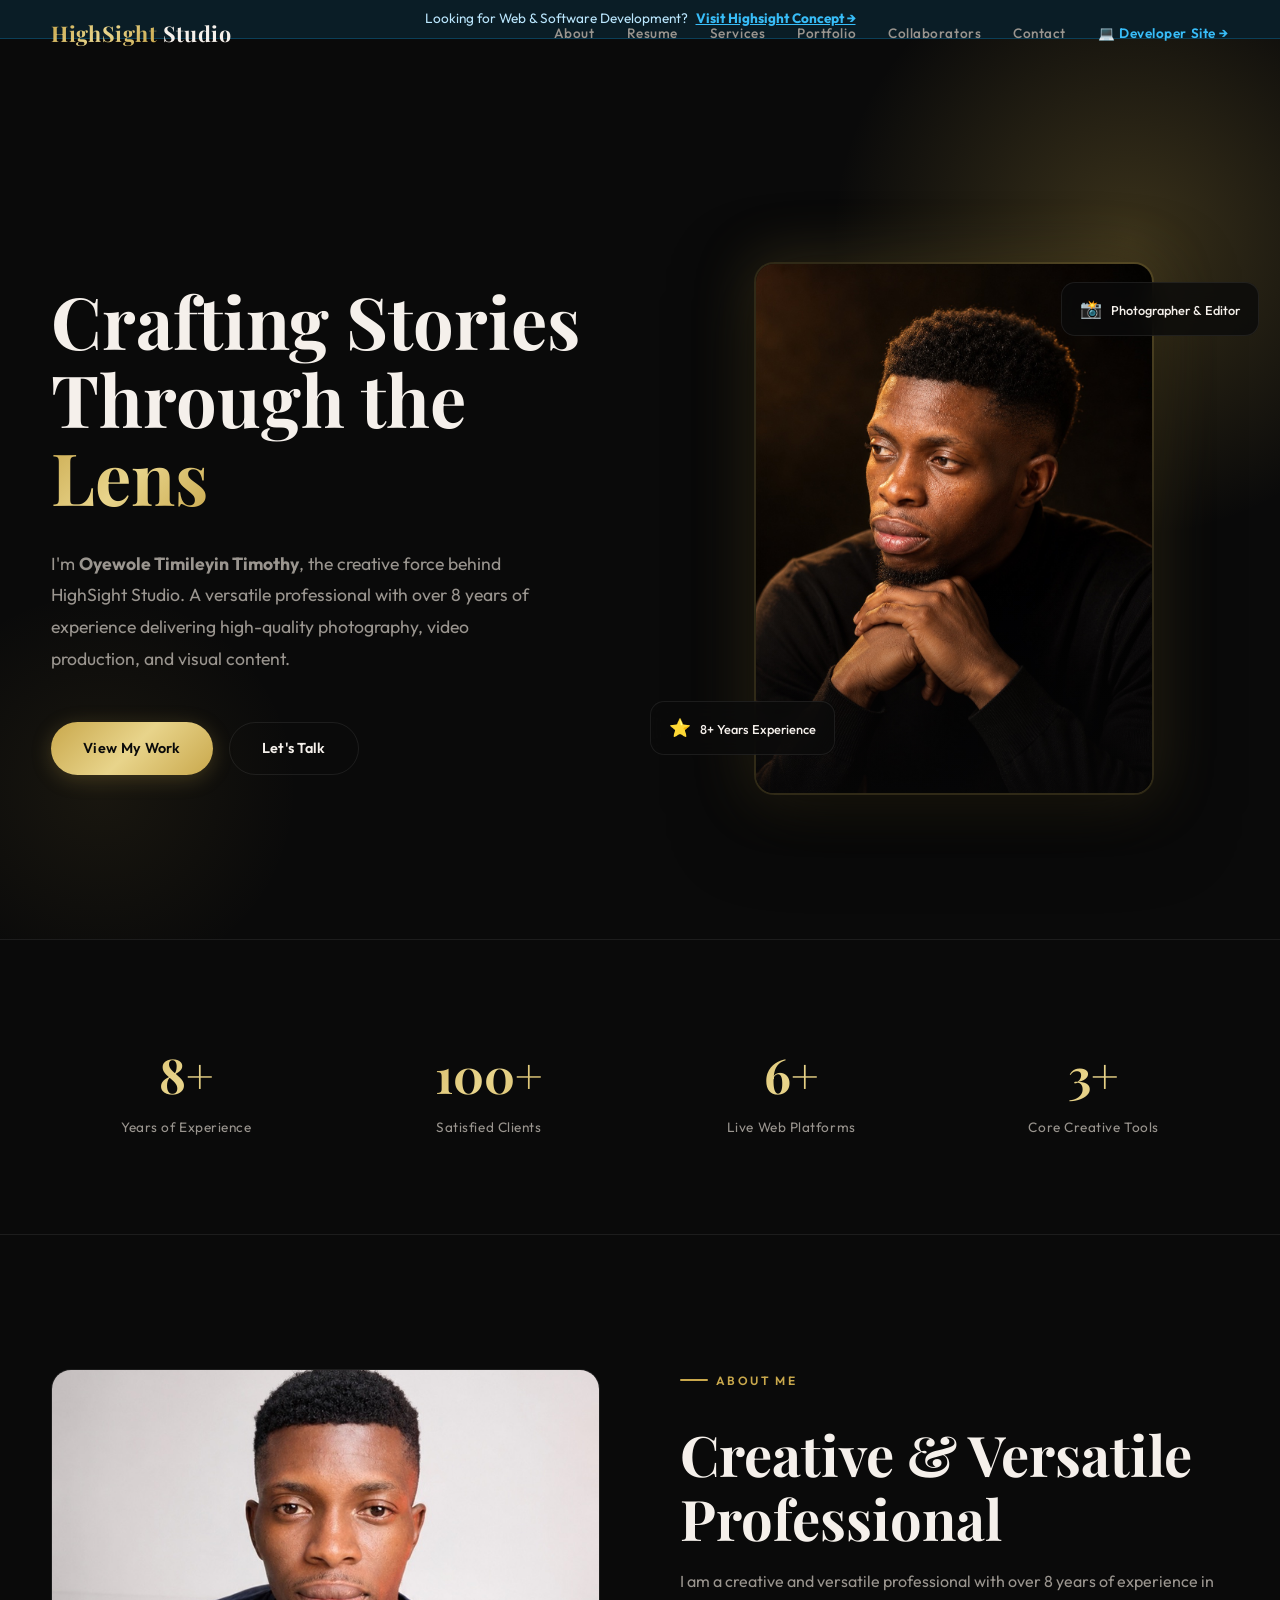
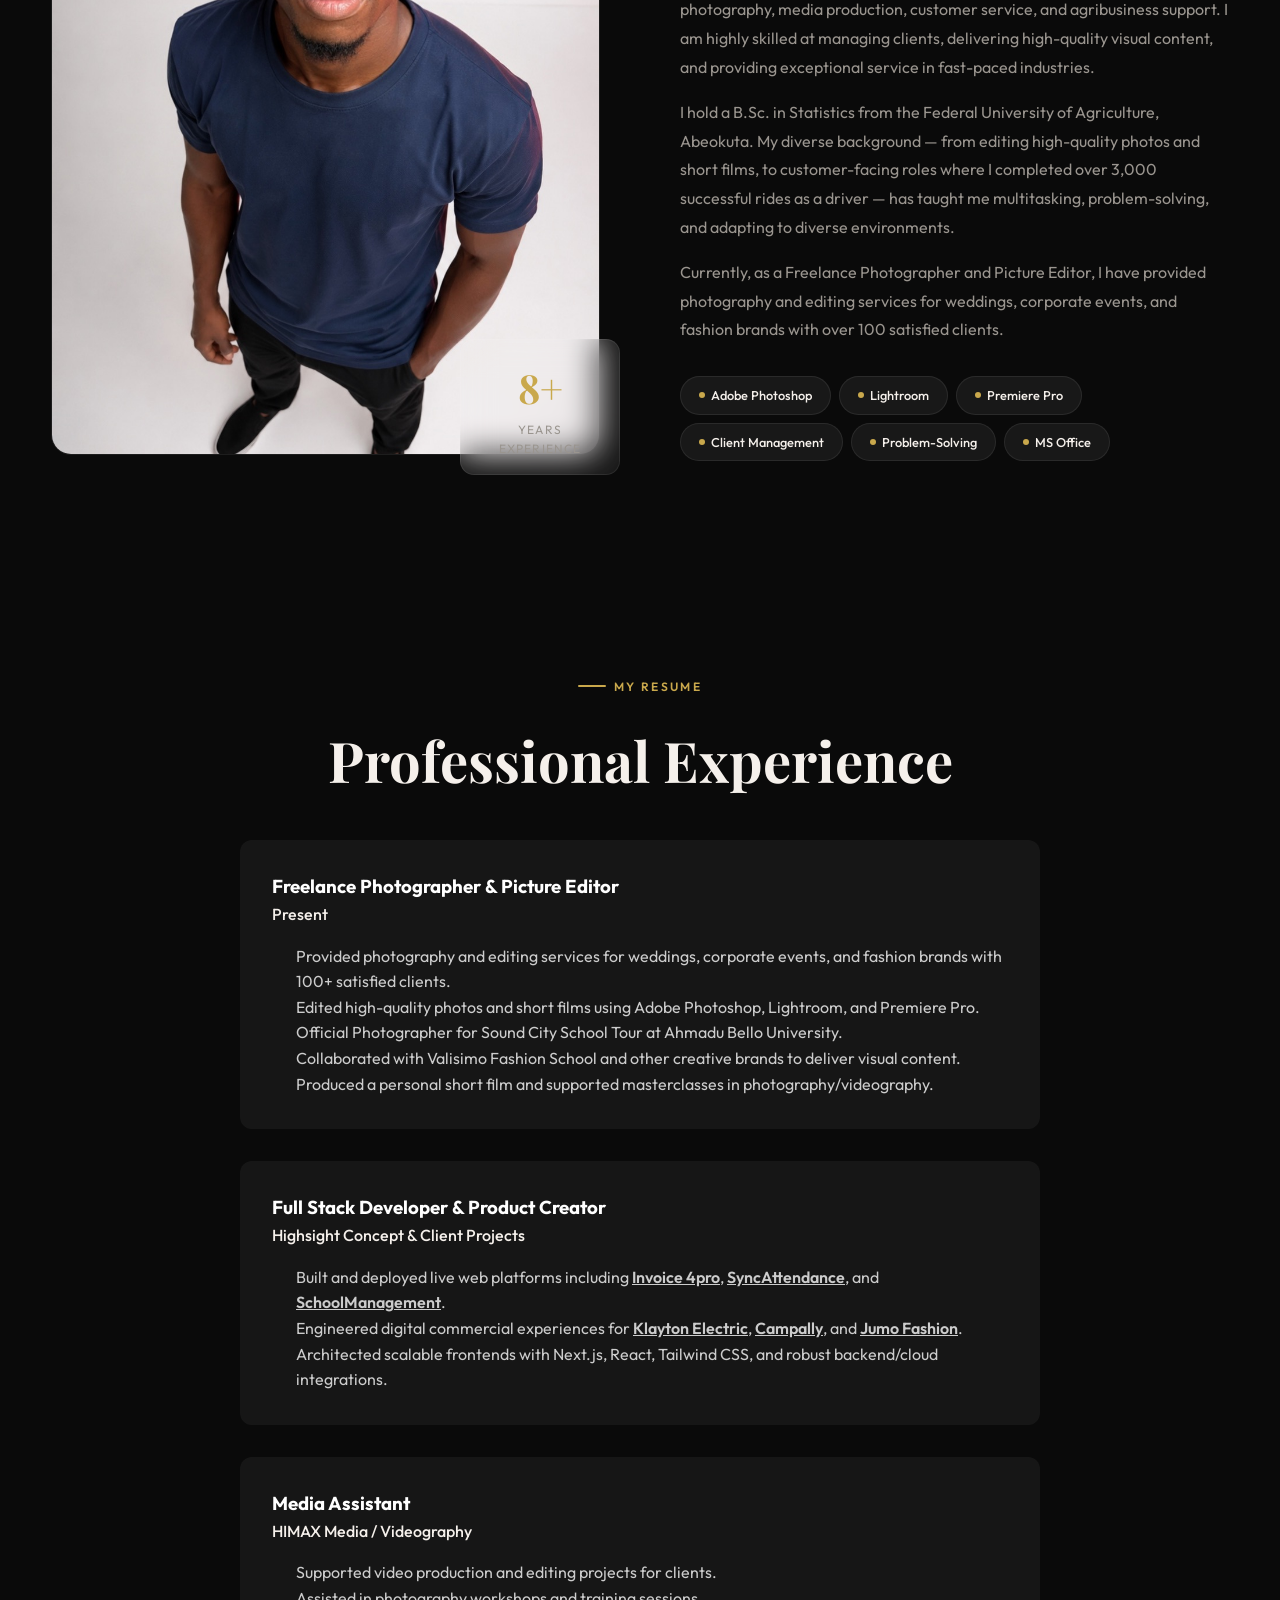
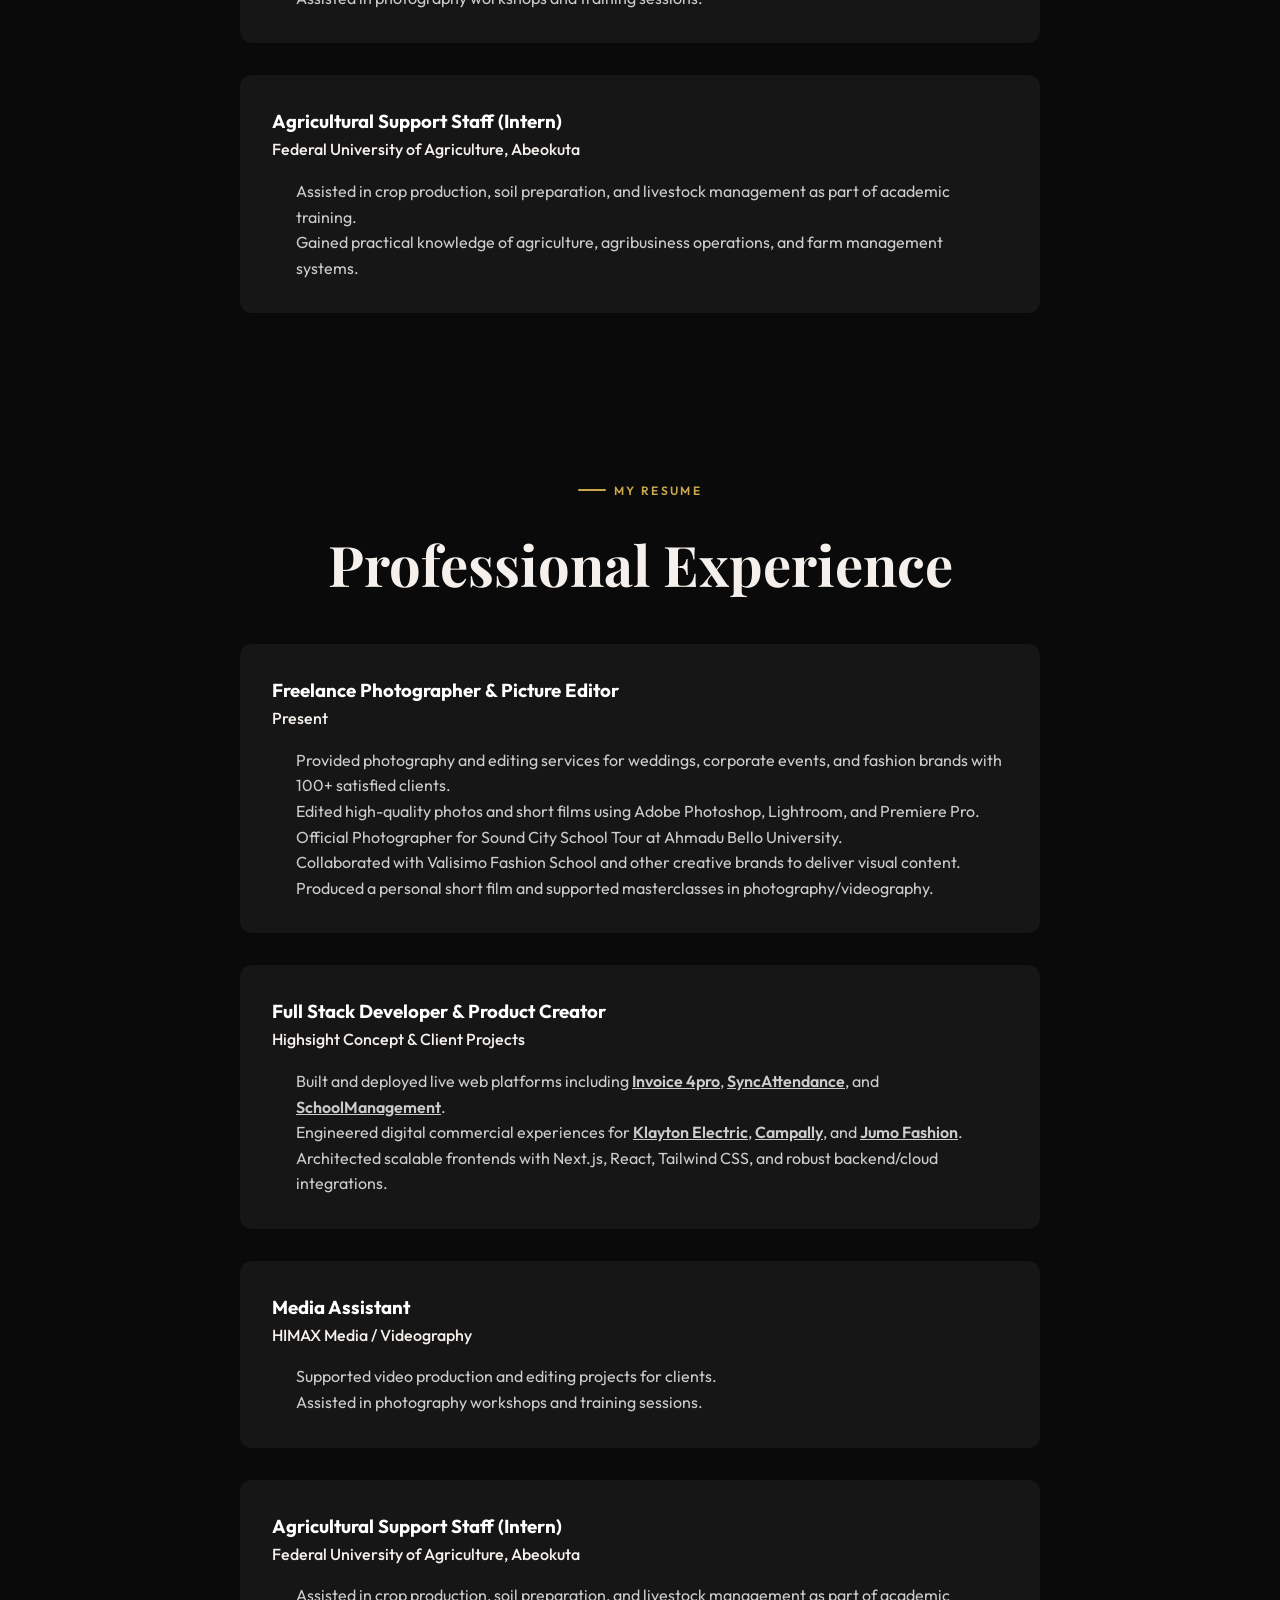
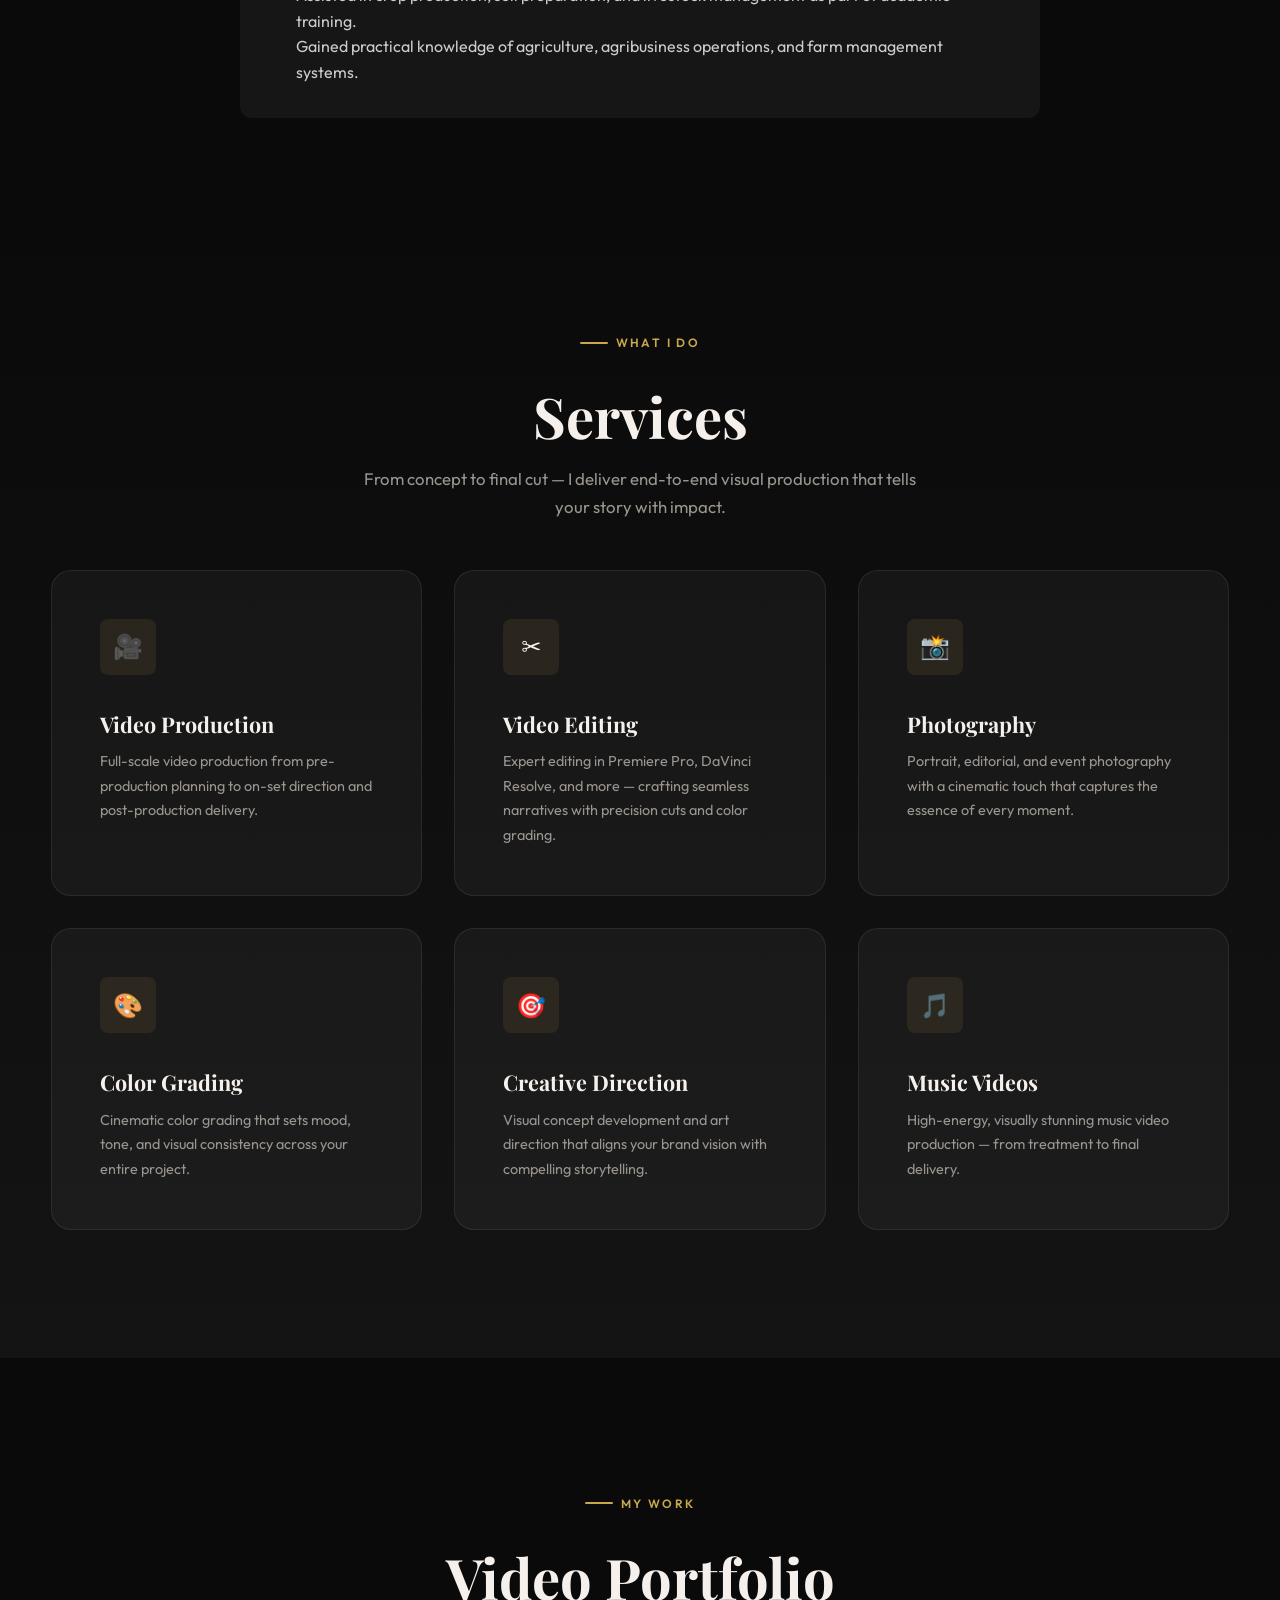
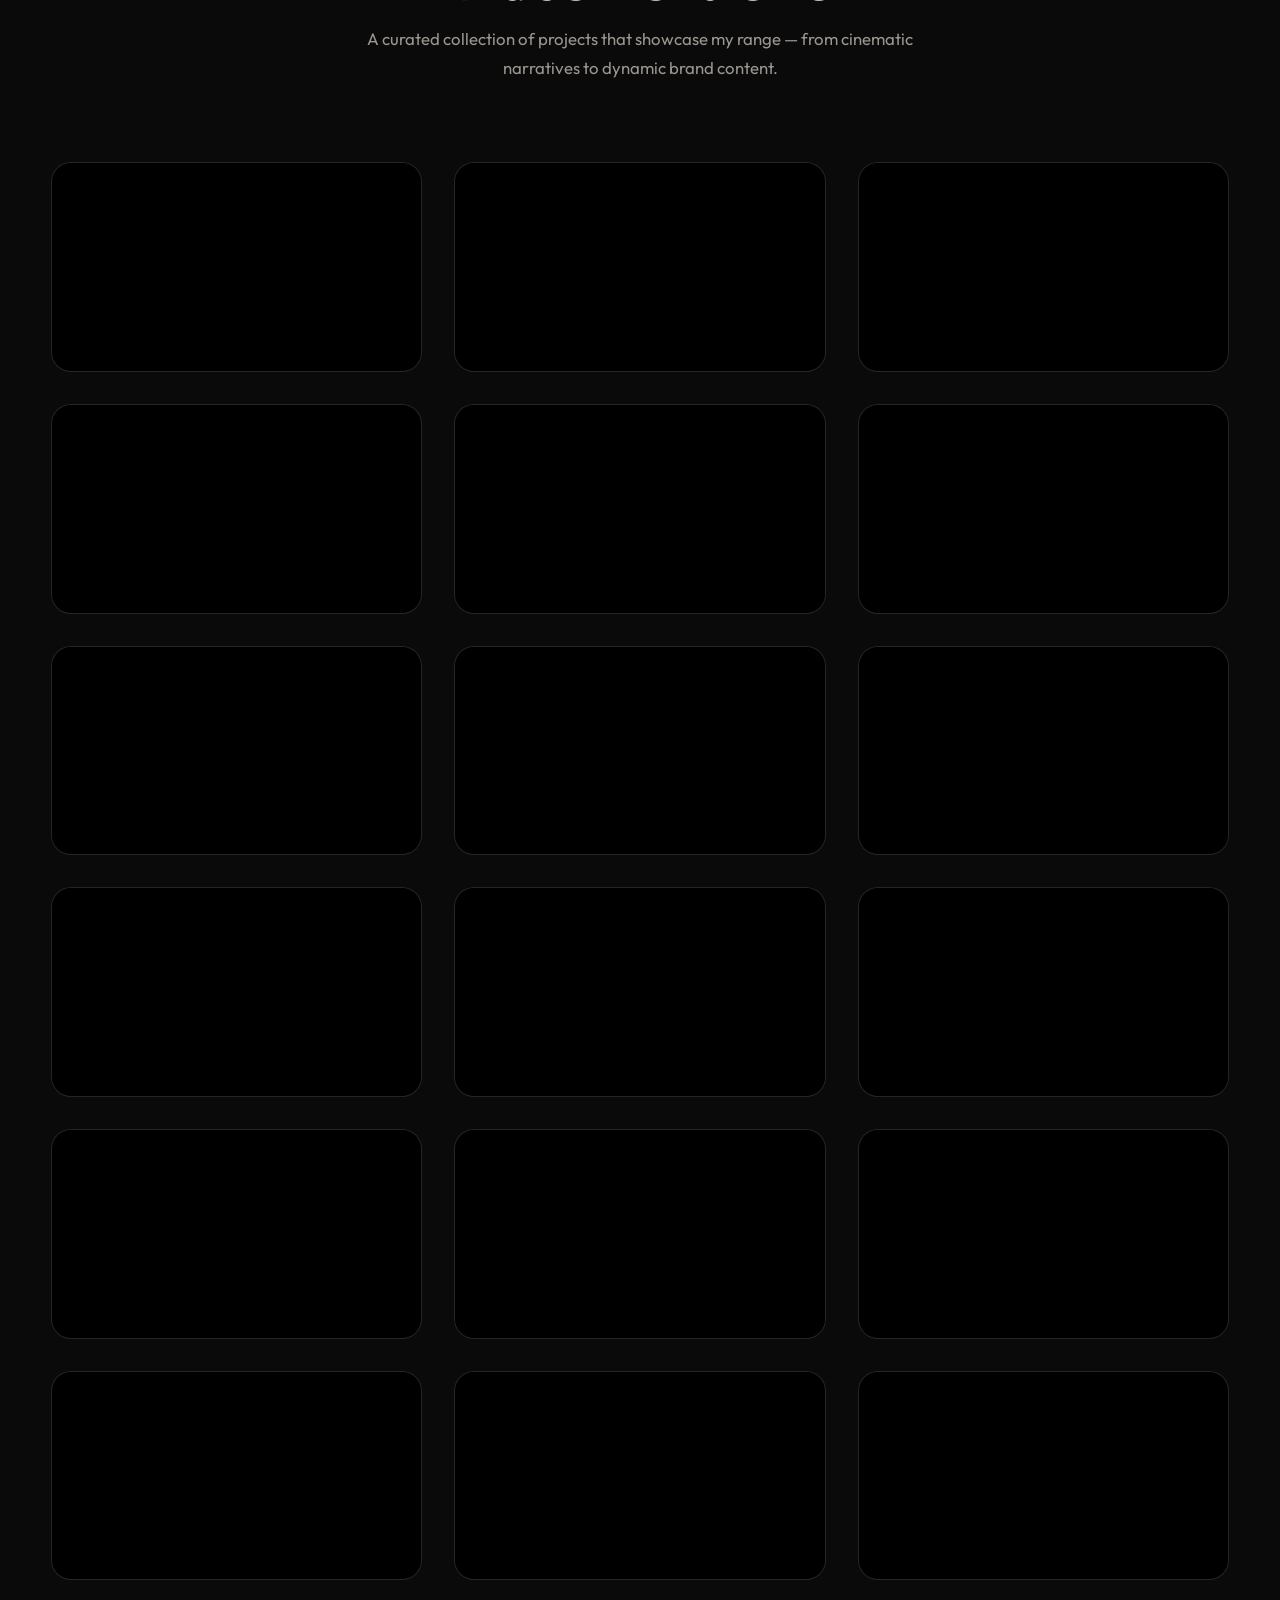
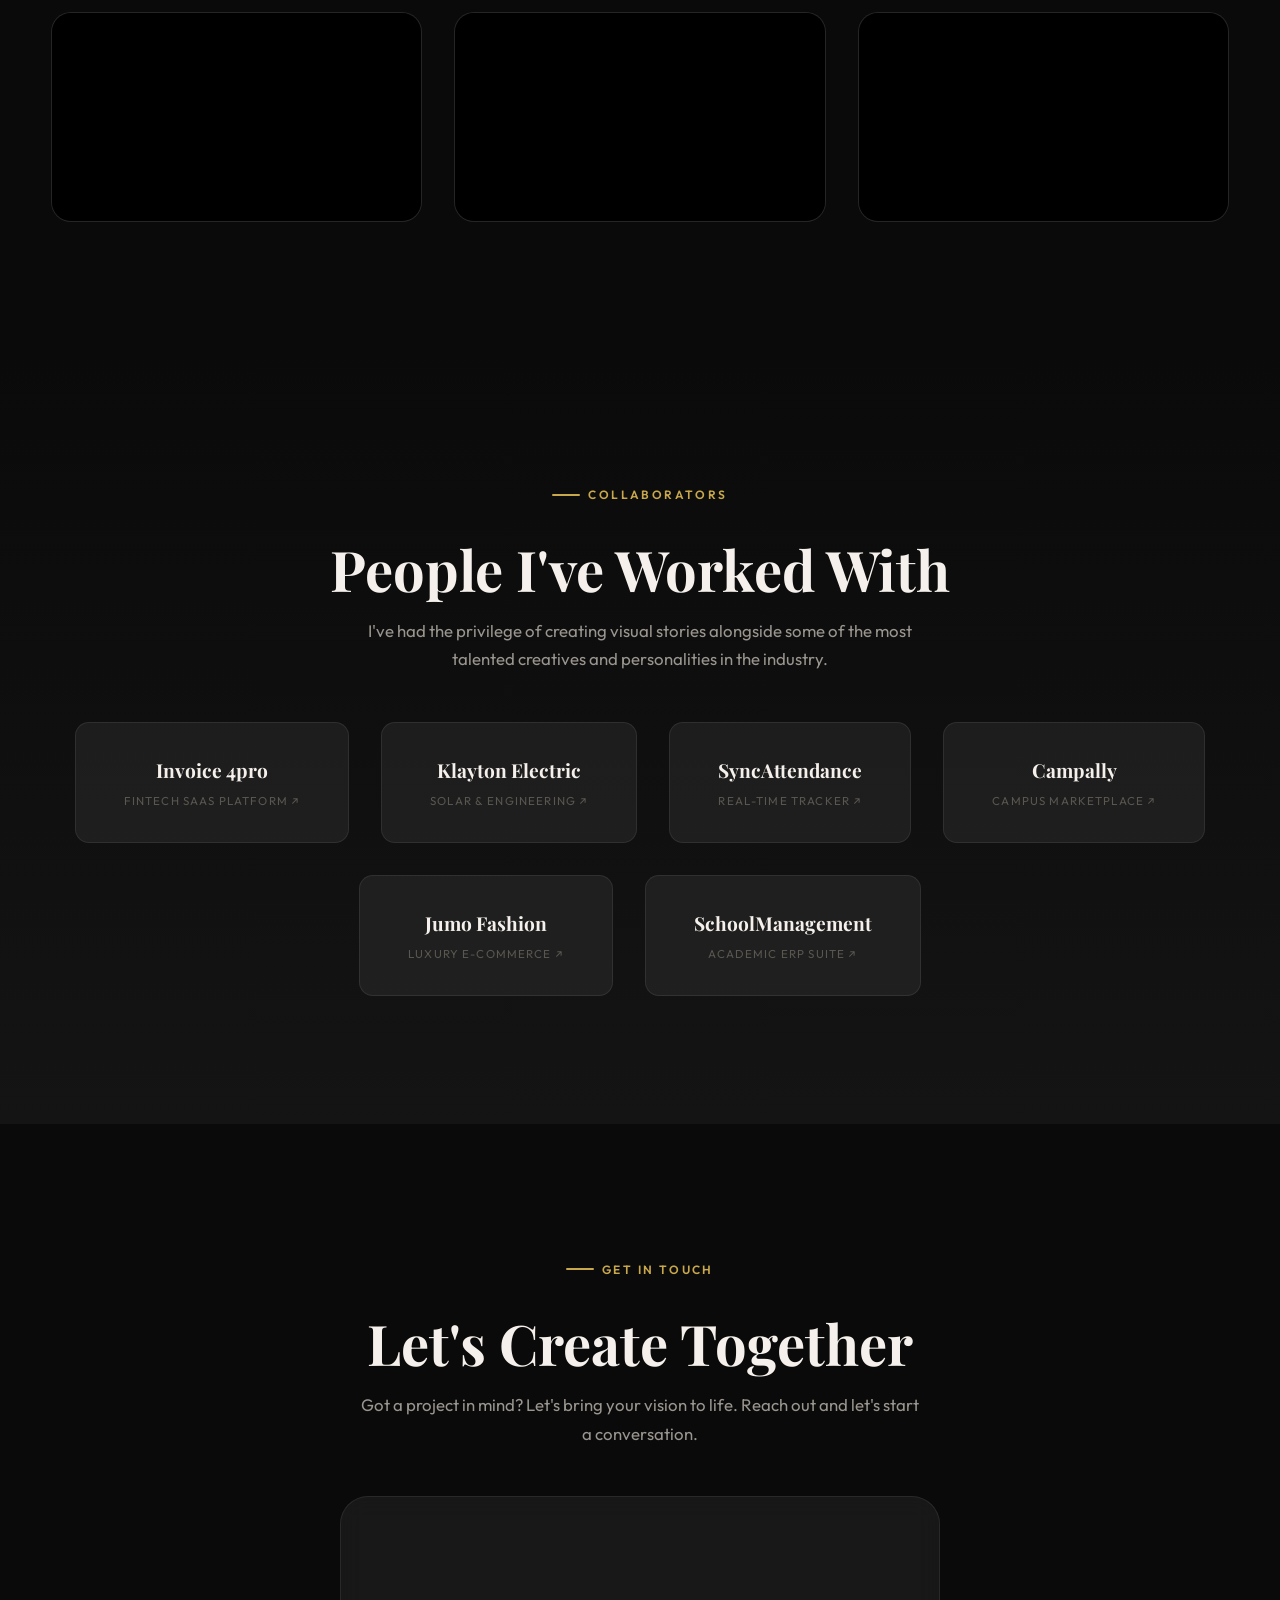
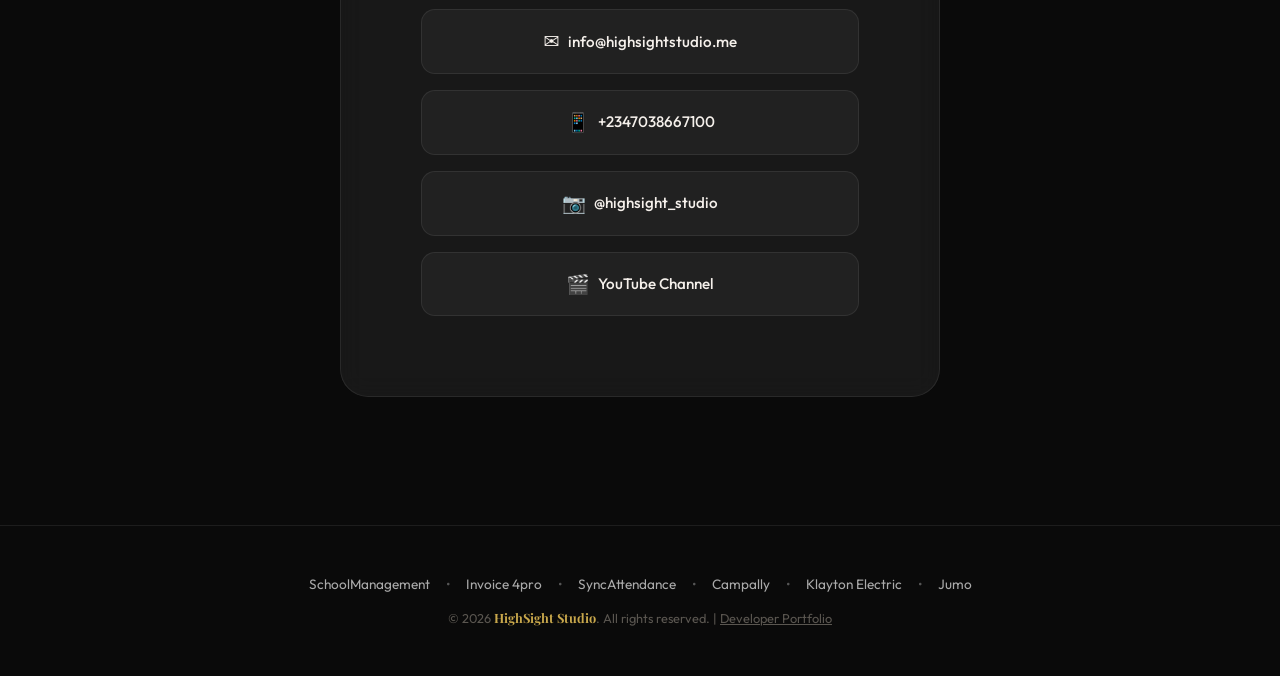
<file: media/index.html>
<!DOCTYPE html>
<html lang="en">
<head>
  <meta charset="UTF-8" />
  <meta name="viewport" content="width=device-width, initial-scale=1.0" />
  <title>HighSight Studio — Oyewole Timileyin Timothy | Photographer &amp; Picture Editor</title>
  <meta name="description" content="HighSight Studio by Oyewole Timileyin Timothy — Over 8 years of experience in photography, media production, and delivering high-quality visual content." />
  <link rel="stylesheet" href="style.css" />
</head>
<body>

  <!-- ===================== PRELOADER ===================== -->
  <div id="preloader">
    <div class="preloader-logo">HighSight Studio</div>
  </div>

  <!-- ===================== TOP ANNOUNCEMENT BANNER ===================== -->
  <div style="background: rgba(14, 165, 233, 0.12); border-bottom: 1px solid rgba(14, 165, 233, 0.25); color: #bae6fd; text-align: center; padding: 8px 16px; font-size: 0.85rem; display: flex; align-items: center; justify-content: center; gap: 8px; z-index: 100; position: relative;">
    <span>Looking for Web &amp; Software Development?</span>
    <a href="../" style="color: #38bdf8; font-weight: 700; text-decoration: underline;">Visit Highsight Concept &rarr;</a>
  </div>

  <!-- ===================== NAVIGATION ===================== -->
  <nav class="navbar" id="navbar">
    <div class="container">
      <a href="#" class="nav-logo"><span>HighSight</span> Studio</a>
      <ul class="nav-links" id="navLinks">
        <li><a href="#about">About</a></li>
        <li><a href="#experience">Resume</a></li>
        <li><a href="#services">Services</a></li>
        <li><a href="#portfolio">Portfolio</a></li>
        <li><a href="#collaborators">Collaborators</a></li>
        <li><a href="#contact">Contact</a></li>
        <li><a href="../" style="color:#38bdf8;font-weight:600;">💻 Developer Site &rarr;</a></li>
      </ul>
      <button class="nav-toggle" id="navToggle" aria-label="Toggle navigation">
        <span></span><span></span><span></span>
      </button>
    </div>
  </nav>

  <!-- ===================== HERO ===================== -->
  <section class="hero" id="hero">
    <div class="container">
      <div class="hero-content">
        <h1 class="hero-title">
          Crafting Stories<br/>Through the <span class="highlight">Lens</span>
        </h1>
        <p class="hero-description">
          I'm <strong>Oyewole Timileyin Timothy</strong>, the creative force behind HighSight Studio.
          A versatile professional with over 8 years of experience delivering high-quality photography,
          video production, and visual content.
        </p>
        <div class="hero-cta">
          <a href="#portfolio" class="btn btn-primary">View My Work</a>
          <a href="#contact" class="btn btn-outline">Let's Talk</a>
        </div>
      </div>

      <div class="hero-image-wrapper">
        <div class="hero-image-frame">
          <!-- REPLACE: Swap profile.jpg with your actual headshot -->
          <img src="profile.jpg" alt="Timileyin Uyewoli — HighSight Studio" />
        </div>
        <div class="hero-badge badge-top">
          <span class="badge-icon">📸</span> Photographer & Editor
        </div>
        <div class="hero-badge badge-bottom">
          <span class="badge-icon">⭐</span> 8+ Years Experience
        </div>
      </div>
    </div>
  </section>

  <!-- ===================== STATS BAR ===================== -->
  <section class="stats-bar reveal">
    <div class="container">
      <div class="stat-item">
        <div class="stat-number">8+</div>
        <div class="stat-label">Years of Experience</div>
      </div>
      <div class="stat-item">
        <div class="stat-number">100+</div>
        <div class="stat-label">Satisfied Clients</div>
      </div>
      <div class="stat-item">
        <div class="stat-number">6+</div>
        <div class="stat-label">Live Web Platforms</div>
      </div>
      <div class="stat-item">
        <div class="stat-number">3+</div>
        <div class="stat-label">Core Creative Tools</div>
      </div>
    </div>
  </section>

  <!-- ===================== ABOUT ===================== -->
  <section class="about" id="about">
    <div class="container">
      <div class="about-image-col reveal">
        <div class="about-image-main">
          <!-- REPLACE: You can use a different image here or keep same -->
          <img src="about.jpeg" alt="Timileyin Uyewoli at work" />
        </div>
        <div class="about-accent-box">
          <div class="accent-number">8+</div>
          <div class="accent-text">Years Experience</div>
        </div>
      </div>

      <div class="about-content reveal">
        <span class="section-label">About Me</span>
        <h2 class="section-title">Creative & Versatile<br/>Professional</h2>
        <p>
          I am a creative and versatile professional with over 8 years of experience in 
          photography, media production, customer service, and agribusiness support. 
          I am highly skilled at managing clients, delivering high-quality visual content, 
          and providing exceptional service in fast-paced industries.
        </p>
        <p>
          I hold a B.Sc. in Statistics from the Federal University of Agriculture, Abeokuta.
          My diverse background — from editing high-quality photos and short films, 
          to customer-facing roles where I completed over 3,000 successful rides as a driver 
          — has taught me multitasking, problem-solving, and adapting to diverse environments.
        </p>
        <p>
          Currently, as a Freelance Photographer and Picture Editor, I have provided 
          photography and editing services for weddings, corporate events, and fashion brands 
          with over 100 satisfied clients.
        </p>

        <div class="tools-grid">
          <div class="tool-tag"><span class="tool-dot"></span> Adobe Photoshop</div>
          <div class="tool-tag"><span class="tool-dot"></span> Lightroom</div>
          <div class="tool-tag"><span class="tool-dot"></span> Premiere Pro</div>
          <div class="tool-tag"><span class="tool-dot"></span> Client Management</div>
          <div class="tool-tag"><span class="tool-dot"></span> Problem-Solving</div>
          <div class="tool-tag"><span class="tool-dot"></span> MS Office</div>
        </div>
      </div>
    </div>
  </section>


  <!-- ===================== EXPERIENCE (CV) ===================== -->
  <section class="experience" id="experience" style="padding: 5rem 0; background-color: var(--bg-alt);">
    <div class="container">
      <div class="reveal" style="text-align:center; margin-bottom: 3rem;">
        <span class="section-label">My Resume</span>
        <h2 class="section-title">Professional Experience</h2>
      </div>
      <div class="timeline reveal" style="display: flex; flex-direction: column; gap: 2rem; max-width: 800px; margin: 0 auto;">
        
        <div class="timeline-item" style="background: rgba(255,255,255,0.05); padding: 2rem; border-radius: 12px; border-left: 4px solid var(--primary-color);">
          <h3 style="margin-top: 0; color: #fff;">Freelance Photographer & Picture Editor</h3>
          <h4 style="color: var(--primary-color); font-weight: 500; margin-bottom: 1rem;">Present</h4>
          <ul style="color: #ccc; padding-left: 1.5rem; line-height: 1.6;">
            <li>Provided photography and editing services for weddings, corporate events, and fashion brands with 100+ satisfied clients.</li>
            <li>Edited high-quality photos and short films using Adobe Photoshop, Lightroom, and Premiere Pro.</li>
            <li>Official Photographer for Sound City School Tour at Ahmadu Bello University.</li>
            <li>Collaborated with Valisimo Fashion School and other creative brands to deliver visual content.</li>
            <li>Produced a personal short film and supported masterclasses in photography/videography.</li>
          </ul>
        </div>

        <div class="timeline-item" style="background: rgba(255,255,255,0.05); padding: 2rem; border-radius: 12px; border-left: 4px solid var(--primary-color);">
          <h3 style="margin-top: 0; color: #fff;">Full Stack Developer &amp; Product Creator</h3>
          <h4 style="color: var(--primary-color); font-weight: 500; margin-bottom: 1rem;">Highsight Concept &amp; Client Projects</h4>
          <ul style="color: #ccc; padding-left: 1.5rem; line-height: 1.6;">
            <li>Built and deployed live web platforms including <a href="https://invoice4pro.com" target="_blank" rel="noopener" style="color:var(--primary-color);font-weight:600;text-decoration:underline;">Invoice 4pro</a>, <a href="https://syncattendance.online" target="_blank" rel="noopener" style="color:var(--primary-color);font-weight:600;text-decoration:underline;">SyncAttendance</a>, and <a href="https://schoolmanagement-one-tau.vercel.app" target="_blank" rel="noopener" style="color:var(--primary-color);font-weight:600;text-decoration:underline;">SchoolManagement</a>.</li>
            <li>Engineered digital commercial experiences for <a href="https://klaytonelectric.com" target="_blank" rel="noopener" style="color:var(--primary-color);font-weight:600;text-decoration:underline;">Klayton Electric</a>, <a href="https://campally.online" target="_blank" rel="noopener" style="color:var(--primary-color);font-weight:600;text-decoration:underline;">Campally</a>, and <a href="https://jumo.ng" target="_blank" rel="noopener" style="color:var(--primary-color);font-weight:600;text-decoration:underline;">Jumo Fashion</a>.</li>
            <li>Architected scalable frontends with Next.js, React, Tailwind CSS, and robust backend/cloud integrations.</li>
          </ul>
        </div>

        <div class="timeline-item" style="background: rgba(255,255,255,0.05); padding: 2rem; border-radius: 12px; border-left: 4px solid var(--primary-color);">
          <h3 style="margin-top: 0; color: #fff;">Media Assistant</h3>
          <h4 style="color: var(--primary-color); font-weight: 500; margin-bottom: 1rem;">HIMAX Media / Videography</h4>
          <ul style="color: #ccc; padding-left: 1.5rem; line-height: 1.6;">
            <li>Supported video production and editing projects for clients.</li>
            <li>Assisted in photography workshops and training sessions.</li>
          </ul>
        </div>

        <div class="timeline-item" style="background: rgba(255,255,255,0.05); padding: 2rem; border-radius: 12px; border-left: 4px solid var(--primary-color);">
          <h3 style="margin-top: 0; color: #fff;">Agricultural Support Staff (Intern)</h3>
          <h4 style="color: var(--primary-color); font-weight: 500; margin-bottom: 1rem;">Federal University of Agriculture, Abeokuta</h4>
          <ul style="color: #ccc; padding-left: 1.5rem; line-height: 1.6;">
            <li>Assisted in crop production, soil preparation, and livestock management as part of academic training.</li>
            <li>Gained practical knowledge of agriculture, agribusiness operations, and farm management systems.</li>
          </ul>
        </div>

      </div>
    </div>
  </section>


  <!-- ===================== EXPERIENCE (CV) ===================== -->
  <section class="experience" id="experience" style="padding: 5rem 0; background-color: var(--bg-alt);">
    <div class="container">
      <div class="reveal" style="text-align:center; margin-bottom: 3rem;">
        <span class="section-label">My Resume</span>
        <h2 class="section-title">Professional Experience</h2>
      </div>
      <div class="timeline reveal" style="display: flex; flex-direction: column; gap: 2rem; max-width: 800px; margin: 0 auto;">
        
        <div class="timeline-item" style="background: rgba(255,255,255,0.05); padding: 2rem; border-radius: 12px; border-left: 4px solid var(--primary-color);">
          <h3 style="margin-top: 0; color: #fff;">Freelance Photographer & Picture Editor</h3>
          <h4 style="color: var(--primary-color); font-weight: 500; margin-bottom: 1rem;">Present</h4>
          <ul style="color: #ccc; padding-left: 1.5rem; line-height: 1.6;">
            <li>Provided photography and editing services for weddings, corporate events, and fashion brands with 100+ satisfied clients.</li>
            <li>Edited high-quality photos and short films using Adobe Photoshop, Lightroom, and Premiere Pro.</li>
            <li>Official Photographer for Sound City School Tour at Ahmadu Bello University.</li>
            <li>Collaborated with Valisimo Fashion School and other creative brands to deliver visual content.</li>
            <li>Produced a personal short film and supported masterclasses in photography/videography.</li>
          </ul>
        </div>

        <div class="timeline-item" style="background: rgba(255,255,255,0.05); padding: 2rem; border-radius: 12px; border-left: 4px solid var(--primary-color);">
          <h3 style="margin-top: 0; color: #fff;">Full Stack Developer &amp; Product Creator</h3>
          <h4 style="color: var(--primary-color); font-weight: 500; margin-bottom: 1rem;">Highsight Concept &amp; Client Projects</h4>
          <ul style="color: #ccc; padding-left: 1.5rem; line-height: 1.6;">
            <li>Built and deployed live web platforms including <a href="https://invoice4pro.com" target="_blank" rel="noopener" style="color:var(--primary-color);font-weight:600;text-decoration:underline;">Invoice 4pro</a>, <a href="https://syncattendance.online" target="_blank" rel="noopener" style="color:var(--primary-color);font-weight:600;text-decoration:underline;">SyncAttendance</a>, and <a href="https://schoolmanagement-one-tau.vercel.app" target="_blank" rel="noopener" style="color:var(--primary-color);font-weight:600;text-decoration:underline;">SchoolManagement</a>.</li>
            <li>Engineered digital commercial experiences for <a href="https://klaytonelectric.com" target="_blank" rel="noopener" style="color:var(--primary-color);font-weight:600;text-decoration:underline;">Klayton Electric</a>, <a href="https://campally.online" target="_blank" rel="noopener" style="color:var(--primary-color);font-weight:600;text-decoration:underline;">Campally</a>, and <a href="https://jumo.ng" target="_blank" rel="noopener" style="color:var(--primary-color);font-weight:600;text-decoration:underline;">Jumo Fashion</a>.</li>
            <li>Architected scalable frontends with Next.js, React, Tailwind CSS, and robust backend/cloud integrations.</li>
          </ul>
        </div>

        <div class="timeline-item" style="background: rgba(255,255,255,0.05); padding: 2rem; border-radius: 12px; border-left: 4px solid var(--primary-color);">
          <h3 style="margin-top: 0; color: #fff;">Media Assistant</h3>
          <h4 style="color: var(--primary-color); font-weight: 500; margin-bottom: 1rem;">HIMAX Media / Videography</h4>
          <ul style="color: #ccc; padding-left: 1.5rem; line-height: 1.6;">
            <li>Supported video production and editing projects for clients.</li>
            <li>Assisted in photography workshops and training sessions.</li>
          </ul>
        </div>

        <div class="timeline-item" style="background: rgba(255,255,255,0.05); padding: 2rem; border-radius: 12px; border-left: 4px solid var(--primary-color);">
          <h3 style="margin-top: 0; color: #fff;">Agricultural Support Staff (Intern)</h3>
          <h4 style="color: var(--primary-color); font-weight: 500; margin-bottom: 1rem;">Federal University of Agriculture, Abeokuta</h4>
          <ul style="color: #ccc; padding-left: 1.5rem; line-height: 1.6;">
            <li>Assisted in crop production, soil preparation, and livestock management as part of academic training.</li>
            <li>Gained practical knowledge of agriculture, agribusiness operations, and farm management systems.</li>
          </ul>
        </div>

      </div>
    </div>
  </section>

  <!-- ===================== SERVICES ===================== -->
  <section class="services" id="services">
    <div class="container">
      <div class="reveal" style="text-align:center;">
        <span class="section-label">What I Do</span>
        <h2 class="section-title">Services</h2>
        <p class="section-subtitle" style="margin-inline:auto;">
          From concept to final cut — I deliver end-to-end visual production
          that tells your story with impact.
        </p>
      </div>

      <div class="services-grid">
        <div class="service-card reveal">
          <div class="service-icon">🎥</div>
          <h3>Video Production</h3>
          <p>Full-scale video production from pre-production planning to on-set direction and post-production delivery.</p>
        </div>
        <div class="service-card reveal">
          <div class="service-icon">✂️</div>
          <h3>Video Editing</h3>
          <p>Expert editing in Premiere Pro, DaVinci Resolve, and more — crafting seamless narratives with precision cuts and color grading.</p>
        </div>
        <div class="service-card reveal">
          <div class="service-icon">📸</div>
          <h3>Photography</h3>
          <p>Portrait, editorial, and event photography with a cinematic touch that captures the essence of every moment.</p>
        </div>
        <div class="service-card reveal">
          <div class="service-icon">🎨</div>
          <h3>Color Grading</h3>
          <p>Cinematic color grading that sets mood, tone, and visual consistency across your entire project.</p>
        </div>
        <div class="service-card reveal">
          <div class="service-icon">🎯</div>
          <h3>Creative Direction</h3>
          <p>Visual concept development and art direction that aligns your brand vision with compelling storytelling.</p>
        </div>
        <div class="service-card reveal">
          <div class="service-icon">🎵</div>
          <h3>Music Videos</h3>
          <p>High-energy, visually stunning music video production — from treatment to final delivery.</p>
        </div>
      </div>
    </div>
  </section>

  <!-- ===================== PORTFOLIO / VIDEO SHOWCASE ===================== -->
  <section class="portfolio" id="portfolio">
    <div class="container">
      <div class="portfolio-header reveal">
        <span class="section-label">My Work</span>
        <h2 class="section-title">Video Portfolio</h2>
        <p class="section-subtitle">
          A curated collection of projects that showcase my range — from
          cinematic narratives to dynamic brand content.
        </p>
      </div>

      <div class="video-grid">

        <!-- VIDEO 1 -->
        <div class="video-card reveal">
          <div class="video-wrapper">
            <iframe src="https://drive.google.com/file/d/10VboNT-iRyQRGLh20heLJSdz5R4mtp5O/preview" allow="autoplay" allowfullscreen loading="lazy"></iframe>
          </div>
        </div>

        <!-- VIDEO 2 -->
        <div class="video-card reveal">
          <div class="video-wrapper">
            <iframe src="https://drive.google.com/file/d/1Z9eStX1NYUPDYEhaG2cutdyVM0TduAfc/preview" allow="autoplay" allowfullscreen loading="lazy"></iframe>
          </div>
        </div>

        <!-- VIDEO 3 -->
        <div class="video-card reveal">
          <div class="video-wrapper">
            <iframe src="https://drive.google.com/file/d/1V4iGQ11a_5zhA602yKoiRPvplyo6Kdtm/preview" allow="autoplay" allowfullscreen loading="lazy"></iframe>
          </div>
        </div>

        <!-- VIDEO 4 -->
        <div class="video-card reveal">
          <div class="video-wrapper">
            <iframe src="https://drive.google.com/file/d/1vf76Fnx_dd8ljcBBN3juSwubl6wdwYp4/preview" allow="autoplay" allowfullscreen loading="lazy"></iframe>
          </div>
        </div>

        <!-- VIDEO 5 -->
        <div class="video-card reveal">
          <div class="video-wrapper">
            <iframe src="https://drive.google.com/file/d/1pT-9D0Cv_cCXrHH6ZFx04aeoQRonOPCS/preview" allow="autoplay" allowfullscreen loading="lazy"></iframe>
          </div>
        </div>

        <!-- VIDEO 6 -->
        <div class="video-card reveal">
          <div class="video-wrapper">
            <iframe src="https://drive.google.com/file/d/1sba-IOuzrWh0nYHegga_SF856uCKctcG/preview" allow="autoplay" allowfullscreen loading="lazy"></iframe>
          </div>
        </div>

        <!-- VIDEO 7 -->
        <div class="video-card reveal">
          <div class="video-wrapper">
            <iframe src="https://drive.google.com/file/d/1m5NhT9hSWuOjV6qRkcOHrACiZpDdxuqc/preview" allow="autoplay" allowfullscreen loading="lazy"></iframe>
          </div>
        </div>

        <!-- VIDEO 8 -->
        <div class="video-card reveal">
          <div class="video-wrapper">
            <iframe src="https://drive.google.com/file/d/16Ih9mZqZ-gW_-lBmteYEgLA0JFH3-sXb/preview" allow="autoplay" allowfullscreen loading="lazy"></iframe>
          </div>
        </div>

        <!-- VIDEO 9 -->
        <div class="video-card reveal">
          <div class="video-wrapper">
            <iframe src="https://drive.google.com/file/d/1G9fMms0QREXYkfUZA5L9NqIOCumoxRvy/preview" allow="autoplay" allowfullscreen loading="lazy"></iframe>
          </div>
        </div>

        <!-- VIDEO 10 -->
        <div class="video-card reveal">
          <div class="video-wrapper">
            <iframe src="https://drive.google.com/file/d/1TMaeyyXhrJIyscRnbpRieZCdYZYM0Qyd/preview" allow="autoplay" allowfullscreen loading="lazy"></iframe>
          </div>
        </div>

        <!-- VIDEO 11 -->
        <div class="video-card reveal">
          <div class="video-wrapper">
            <iframe src="https://drive.google.com/file/d/18TAKZROznqeSPyYV8aOxQ86Tb49KY3EJ/preview" allow="autoplay" allowfullscreen loading="lazy"></iframe>
          </div>
        </div>

        <!-- VIDEO 12 -->
        <div class="video-card reveal">
          <div class="video-wrapper">
            <iframe src="https://drive.google.com/file/d/1bYqMuHxJjgvzCUA3VLMXivG54At19MrY/preview" allow="autoplay" allowfullscreen loading="lazy"></iframe>
          </div>
        </div>

        <!-- VIDEO 13 -->
        <div class="video-card reveal">
          <div class="video-wrapper">
            <iframe src="https://drive.google.com/file/d/1rjnybbXnnnDT17kx8QYyiV7vVhsuDKuq/preview" allow="autoplay" allowfullscreen loading="lazy"></iframe>
          </div>
        </div>

        <!-- VIDEO 14 -->
        <div class="video-card reveal">
          <div class="video-wrapper">
            <iframe src="https://drive.google.com/file/d/1mQB_mTanhI9o1FiftosMWHR2xqvlVHgG/preview" allow="autoplay" allowfullscreen loading="lazy"></iframe>
          </div>
        </div>

        <!-- VIDEO 15 -->
        <div class="video-card reveal">
          <div class="video-wrapper">
            <iframe src="https://drive.google.com/file/d/1hXqeljtXR5p7dAcJQCbLga93RR-dxhwm/preview" allow="autoplay" allowfullscreen loading="lazy"></iframe>
          </div>
        </div>

        <!-- VIDEO 16 -->
        <div class="video-card reveal">
          <div class="video-wrapper">
            <iframe src="https://drive.google.com/file/d/1FKUWK9QwtdTWfZ41Wn7Kiijwa7XZHzer/preview" allow="autoplay" allowfullscreen loading="lazy"></iframe>
          </div>
        </div>

        <!-- VIDEO 17 -->
        <div class="video-card reveal">
          <div class="video-wrapper">
            <iframe src="https://drive.google.com/file/d/1hJLqV86rsnOJVdmRIizX6W4EZyCjiqej/preview" allow="autoplay" allowfullscreen loading="lazy"></iframe>
          </div>
        </div>

        <!-- VIDEO 18 -->
        <div class="video-card reveal">
          <div class="video-wrapper">
            <iframe src="https://drive.google.com/file/d/1E24t7NGCRH9OgYix8uPfmw1-J1YrdiIB/preview" allow="autoplay" allowfullscreen loading="lazy"></iframe>
          </div>
        </div>

        <!-- VIDEO 19 -->
        <div class="video-card reveal">
          <div class="video-wrapper">
            <iframe src="https://drive.google.com/file/d/1pboOwVjqmTMlFbMuqHNOHAXBnZPMizF1/preview" allow="autoplay" allowfullscreen loading="lazy"></iframe>
          </div>
        </div>

        <!-- VIDEO 20 -->
        <div class="video-card reveal">
          <div class="video-wrapper">
            <iframe src="https://drive.google.com/file/d/1VZ2bO4LnV4NqS5ytrFsYURj4g9TmliEu/preview" allow="autoplay" allowfullscreen loading="lazy"></iframe>
          </div>
        </div>

        <!-- VIDEO 21 -->
        <div class="video-card reveal">
          <div class="video-wrapper">
            <iframe src="https://drive.google.com/file/d/1L5lWX-vg6-PlLpMzK7570Ae1l3a9mG2U/preview" allow="autoplay" allowfullscreen loading="lazy"></iframe>
          </div>
        </div>

      </div>
    </div>
  </section>

  <!-- ===================== COLLABORATORS ===================== -->
  <section class="collaborators" id="collaborators">
    <div class="container">
      <div class="reveal">
        <span class="section-label">Collaborators</span>
        <h2 class="section-title">People I've Worked With</h2>
        <p class="section-subtitle" style="margin-inline:auto;">
          I've had the privilege of creating visual stories alongside some of
          the most talented creatives and personalities in the industry.
        </p>
      </div>

      <div class="collab-grid reveal">
        <a href="https://invoice4pro.com" target="_blank" rel="noopener" class="collab-item" style="text-decoration:none;display:block;">
          Invoice 4pro
          <span class="collab-role">Fintech SaaS Platform ↗</span>
        </a>
        <a href="https://klaytonelectric.com" target="_blank" rel="noopener" class="collab-item" style="text-decoration:none;display:block;">
          Klayton Electric
          <span class="collab-role">Solar &amp; Engineering ↗</span>
        </a>
        <a href="https://syncattendance.online" target="_blank" rel="noopener" class="collab-item" style="text-decoration:none;display:block;">
          SyncAttendance
          <span class="collab-role">Real-Time Tracker ↗</span>
        </a>
        <a href="https://campally.online" target="_blank" rel="noopener" class="collab-item" style="text-decoration:none;display:block;">
          Campally
          <span class="collab-role">Campus Marketplace ↗</span>
        </a>
        <a href="https://jumo.ng" target="_blank" rel="noopener" class="collab-item" style="text-decoration:none;display:block;">
          Jumo Fashion
          <span class="collab-role">Luxury E-Commerce ↗</span>
        </a>
        <a href="https://schoolmanagement-one-tau.vercel.app" target="_blank" rel="noopener" class="collab-item" style="text-decoration:none;display:block;">
          SchoolManagement
          <span class="collab-role">Academic ERP Suite ↗</span>
        </a>
      </div>
    </div>
  </section>

  <!-- ===================== CONTACT ===================== -->
  <section class="contact" id="contact">
    <div class="container">
      <div class="reveal">
        <span class="section-label">Get in Touch</span>
        <h2 class="section-title">Let's Create Together</h2>
        <p class="section-subtitle" style="margin-inline:auto;">
          Got a project in mind? Let's bring your vision to life.
          Reach out and let's start a conversation.
        </p>
      </div>

      <div class="contact-card reveal">
        <div class="contact-links">
          <a href="mailto:info@highsightstudio.me" class="contact-link">
            <span class="link-icon">✉️</span> info@highsightstudio.me
          </a>
          <a href="tel:+2347038667100" class="contact-link">
            <span class="link-icon">📱</span> +2347038667100
          </a>
          <!-- REPLACE: Update with your actual Instagram -->
          <a href="https://instagram.com/highsight_studio" target="_blank" rel="noopener" class="contact-link">
            <span class="link-icon">📷</span> @highsight_studio
          </a>
          <!-- REPLACE: Update with your actual YouTube channel -->
          <a href="https://youtube.com/@highsightstudio" target="_blank" rel="noopener" class="contact-link">
            <span class="link-icon">🎬</span> YouTube Channel
          </a>
        </div>
      </div>
    </div>
  </section>

  <!-- ===================== FOOTER ===================== -->
  <footer class="footer">
    <div class="container" style="display:flex;flex-direction:column;align-items:center;gap:12px;">
      <div style="display:flex;flex-wrap:wrap;justify-content:center;gap:16px;font-size:0.85rem;">
        <a href="https://schoolmanagement-one-tau.vercel.app" target="_blank" rel="noopener" style="color:#aaa;text-decoration:none;">SchoolManagement</a>
        <span style="color:#555;">•</span>
        <a href="https://invoice4pro.com" target="_blank" rel="noopener" style="color:#aaa;text-decoration:none;">Invoice 4pro</a>
        <span style="color:#555;">•</span>
        <a href="https://syncattendance.online" target="_blank" rel="noopener" style="color:#aaa;text-decoration:none;">SyncAttendance</a>
        <span style="color:#555;">•</span>
        <a href="https://campally.online" target="_blank" rel="noopener" style="color:#aaa;text-decoration:none;">Campally</a>
        <span style="color:#555;">•</span>
        <a href="https://klaytonelectric.com" target="_blank" rel="noopener" style="color:#aaa;text-decoration:none;">Klayton Electric</a>
        <span style="color:#555;">•</span>
        <a href="https://jumo.ng" target="_blank" rel="noopener" style="color:#aaa;text-decoration:none;">Jumo</a>
      </div>
      <p>&copy; 2026 <span class="footer-brand">HighSight Studio</span>. All rights reserved. | <a href="../" style="color:var(--primary-color);text-decoration:underline;">Developer Portfolio</a></p>
    </div>
  </footer>

  <!-- ===================== JAVASCRIPT ===================== -->
  <script>
    /* ------ Preloader ------ */
    window.addEventListener('load', () => {
      setTimeout(() => {
        document.getElementById('preloader').classList.add('hidden');
      }, 800);
    });

    /* ------ Navbar scroll effect ------ */
    const navbar = document.getElementById('navbar');
    window.addEventListener('scroll', () => {
      navbar.classList.toggle('scrolled', window.scrollY > 40);
    });

    /* ------ Mobile menu toggle ------ */
    const navToggle = document.getElementById('navToggle');
    const navLinks = document.getElementById('navLinks');
    navToggle.addEventListener('click', () => {
      navLinks.classList.toggle('open');
    });
    navLinks.querySelectorAll('a').forEach(link => {
      link.addEventListener('click', () => navLinks.classList.remove('open'));
    });

    /* ------ Scroll-reveal fallback (IntersectionObserver) ------ */
    if (!CSS.supports('(animation-timeline: view()) and (animation-range: entry)')) {
      const revealEls = document.querySelectorAll('.reveal');
      revealEls.forEach(el => el.classList.add('reveal-fallback'));
      const revealObserver = new IntersectionObserver(
        (entries) => {
          entries.forEach(entry => {
            if (entry.isIntersecting) {
              entry.target.classList.add('visible');
              revealObserver.unobserve(entry.target);
            }
          });
        },
        { threshold: 0.1 }
      );
      revealEls.forEach(el => revealObserver.observe(el));
    }

    /* ------ YouTube embed engine ------
       Reads data-youtube="VIDEO_ID" from each .video-card
       and replaces the placeholder with a lazy-loaded iframe.
    */
    function initYouTubeEmbeds() {
      document.querySelectorAll('.video-card[data-youtube]').forEach(card => {
        const videoId = card.getAttribute('data-youtube').trim();
        if (!videoId) return; // keep placeholder if empty

        const wrapper = card.querySelector('.video-wrapper');
        const placeholder = wrapper.querySelector('.video-placeholder');
        if (placeholder) placeholder.remove();

        // Create thumbnail with play-on-click (lazy load)
        const thumb = document.createElement('div');
        thumb.className = 'video-placeholder';
        thumb.style.cursor = 'pointer';
        thumb.style.backgroundImage = `url(https://img.youtube.com/vi/${videoId}/hqdefault.jpg)`;
        thumb.style.backgroundSize = 'cover';
        thumb.style.backgroundPosition = 'center';
        thumb.innerHTML = '<span class="placeholder-icon" style="opacity:0.9;font-size:3rem;color:#fff;text-shadow:0 2px 20px rgba(0,0,0,0.6);">▶</span>';

        thumb.addEventListener('click', () => {
          const iframe = document.createElement('iframe');
          iframe.src = `https://www.youtube-nocookie.com/embed/${videoId}?autoplay=1&rel=0`;
          iframe.allow = 'accelerometer; autoplay; clipboard-write; encrypted-media; gyroscope; picture-in-picture';
          iframe.allowFullscreen = true;
          iframe.loading = 'lazy';
          thumb.remove();
          wrapper.appendChild(iframe);
        });

        wrapper.appendChild(thumb);
      });
    }
    initYouTubeEmbeds();

    /* ------ Portfolio filter ------ */
    const filterBtns = document.querySelectorAll('.filter-btn');
    const videoCards = document.querySelectorAll('.video-card');

    filterBtns.forEach(btn => {
      btn.addEventListener('click', () => {
        filterBtns.forEach(b => b.classList.remove('active'));
        btn.classList.add('active');

        const filter = btn.getAttribute('data-filter');
        videoCards.forEach(card => {
          if (filter === 'all' || card.getAttribute('data-category') === filter) {
            card.style.display = '';
          } else {
            card.style.display = 'none';
          }
        });
      });
    });

    /* ------ Stat counter animation ------ */
    const statObserver = new IntersectionObserver((entries) => {
      entries.forEach(entry => {
        if (entry.isIntersecting) {
          const nums = entry.target.querySelectorAll('.stat-number');
          nums.forEach(num => {
            const text = num.textContent;
            const value = parseInt(text);
            const suffix = text.replace(/[0-9]/g, '');
            let current = 0;
            const step = Math.ceil(value / 40);
            const counter = setInterval(() => {
              current += step;
              if (current >= value) {
                current = value;
                clearInterval(counter);
              }
              num.textContent = current + suffix;
            }, 30);
          });
          statObserver.unobserve(entry.target);
        }
      });
    }, { threshold: 0.3 });

    const statsSection = document.querySelector('.stats-bar');
    if (statsSection) statObserver.observe(statsSection);
  </script>

</body>
</html>
</file>
<file: media/style.css>
/* ======================================================
   HighSight Studio — Portfolio Stylesheet
   Dark cinematic aesthetic with warm gold accents
   ====================================================== */

/* ---------- Google Fonts ---------- */
@import url('https://fonts.googleapis.com/css2?family=Outfit:wght@300;400;500;600;700;800;900&family=Playfair+Display:ital,wght@0,400;0,700;1,400&display=swap');

/* ---------- Design Tokens ---------- */
:root {
  /* Colour Palette */
  --bg-primary: #0a0a0a;
  --bg-secondary: #111111;
  --bg-card: rgba(255, 255, 255, 0.04);
  --bg-glass: rgba(255, 255, 255, 0.06);
  --border-glass: rgba(255, 255, 255, 0.08);

  --text-primary: #f5f0eb;
  --text-secondary: #9a958f;
  --text-muted: #5a5650;

  --accent: #c9a84c;
  --accent-light: #e8d48b;
  --accent-glow: rgba(201, 168, 76, 0.25);

  --gradient-gold: linear-gradient(135deg, #c9a84c 0%, #e8d48b 50%, #c9a84c 100%);
  --gradient-dark: linear-gradient(180deg, #0a0a0a 0%, #141414 100%);

  /* Typography */
  --font-heading: 'Playfair Display', Georgia, serif;
  --font-body: 'Outfit', system-ui, sans-serif;

  /* Spacing */
  --space-xs: 0.25rem;
  --space-sm: 0.5rem;
  --space-md: 1rem;
  --space-lg: 2rem;
  --space-xl: 3rem;
  --space-2xl: 5rem;
  --space-3xl: 8rem;

  /* Radius */
  --radius-sm: 8px;
  --radius-md: 14px;
  --radius-lg: 20px;
  --radius-xl: 28px;

  /* Transition */
  --ease-out: cubic-bezier(0.22, 1, 0.36, 1);
  --transition-fast: 0.2s var(--ease-out);
  --transition-med: 0.4s var(--ease-out);
  --transition-slow: 0.7s var(--ease-out);
}

/* ---------- Reset & Base ---------- */
*,
*::before,
*::after {
  margin: 0;
  padding: 0;
  box-sizing: border-box;
}

html {
  scroll-behavior: smooth;
  -webkit-font-smoothing: antialiased;
  -moz-osx-font-smoothing: grayscale;
}

body {
  font-family: var(--font-body);
  background: var(--bg-primary);
  color: var(--text-primary);
  line-height: 1.6;
  overflow-x: hidden;
}

img {
  max-width: 100%;
  display: block;
}

a {
  color: inherit;
  text-decoration: none;
}

ul {
  list-style: none;
}

/* ---------- Scrollbar ---------- */
::-webkit-scrollbar {
  width: 6px;
}
::-webkit-scrollbar-track {
  background: var(--bg-primary);
}
::-webkit-scrollbar-thumb {
  background: var(--accent);
  border-radius: 10px;
}

/* ---------- Utility ---------- */
.container {
  width: 92%;
  max-width: 1280px;
  margin-inline: auto;
}

.section-label {
  display: inline-flex;
  align-items: center;
  gap: var(--space-sm);
  font-size: 0.75rem;
  font-weight: 600;
  letter-spacing: 0.2em;
  text-transform: uppercase;
  color: var(--accent);
  margin-bottom: var(--space-lg);
}
.section-label::before {
  content: '';
  width: 28px;
  height: 2px;
  background: var(--accent);
  border-radius: 2px;
}

.section-title {
  font-family: var(--font-heading);
  font-size: clamp(2rem, 5vw, 3.5rem);
  font-weight: 700;
  line-height: 1.15;
  color: var(--text-primary);
  margin-bottom: var(--space-md);
}

.section-subtitle {
  font-size: 1.05rem;
  color: var(--text-secondary);
  max-width: 560px;
  line-height: 1.7;
}

/* ---------- Preloader ---------- */
#preloader {
  position: fixed;
  inset: 0;
  z-index: 9999;
  background: var(--bg-primary);
  display: flex;
  align-items: center;
  justify-content: center;
  transition: opacity 0.6s var(--ease-out), visibility 0.6s;
}
#preloader.hidden {
  opacity: 0;
  visibility: hidden;
  pointer-events: none;
}
.preloader-logo {
  font-family: var(--font-heading);
  font-size: 2rem;
  background: var(--gradient-gold);
  -webkit-background-clip: text;
  background-clip: text;
  -webkit-text-fill-color: transparent;
  animation: pulse-glow 1.5s ease-in-out infinite;
}
@keyframes pulse-glow {
  0%, 100% { opacity: 0.5; transform: scale(0.98); }
  50% { opacity: 1; transform: scale(1); }
}

/* ---------- Navigation ---------- */
.navbar {
  position: fixed;
  top: 0;
  left: 0;
  right: 0;
  z-index: 100;
  padding: var(--space-md) 0;
  transition: background var(--transition-med), box-shadow var(--transition-med);
}
.navbar.scrolled {
  background: rgba(10, 10, 10, 0.85);
  backdrop-filter: blur(20px);
  -webkit-backdrop-filter: blur(20px);
  box-shadow: 0 1px 0 var(--border-glass);
}
.navbar .container {
  display: flex;
  align-items: center;
  justify-content: space-between;
}
.nav-logo {
  font-family: var(--font-heading);
  font-size: 1.35rem;
  font-weight: 700;
  letter-spacing: 0.02em;
}
.nav-logo span {
  background: var(--gradient-gold);
  -webkit-background-clip: text;
  background-clip: text;
  -webkit-text-fill-color: transparent;
}
.nav-links {
  display: flex;
  gap: var(--space-lg);
}
.nav-links a {
  font-size: 0.85rem;
  font-weight: 500;
  letter-spacing: 0.04em;
  color: var(--text-secondary);
  transition: color var(--transition-fast);
  position: relative;
}
.nav-links a::after {
  content: '';
  position: absolute;
  bottom: -4px;
  left: 0;
  width: 0;
  height: 2px;
  background: var(--accent);
  transition: width var(--transition-med);
}
.nav-links a:hover {
  color: var(--text-primary);
}
.nav-links a:hover::after {
  width: 100%;
}

/* Mobile menu toggle */
.nav-toggle {
  display: none;
  flex-direction: column;
  gap: 5px;
  cursor: pointer;
  background: none;
  border: none;
  padding: 4px;
}
.nav-toggle span {
  width: 24px;
  height: 2px;
  background: var(--text-primary);
  transition: var(--transition-fast);
  border-radius: 2px;
}

/* ---------- Hero ---------- */
.hero {
  min-height: 100vh;
  display: flex;
  align-items: center;
  position: relative;
  overflow: hidden;
  padding-top: 80px;
}
.hero::before {
  content: '';
  position: absolute;
  width: 600px;
  max-width: 100vw;
  height: 600px;
  background: radial-gradient(circle, var(--accent-glow) 0%, transparent 70%);
  top: -100px;
  right: -150px;
  pointer-events: none;
  animation: float-orb 8s ease-in-out infinite;
}
.hero::after {
  content: '';
  position: absolute;
  width: 400px;
  max-width: 100vw;
  height: 400px;
  background: radial-gradient(circle, rgba(201, 168, 76, 0.08) 0%, transparent 70%);
  bottom: -50px;
  left: -100px;
  pointer-events: none;
  animation: float-orb 10s ease-in-out infinite reverse;
}
@keyframes float-orb {
  0%, 100% { transform: translate(0, 0) scale(1); }
  50% { transform: translate(30px, -40px) scale(1.05); }
}

.hero .container {
  display: grid;
  grid-template-columns: 1fr 1fr;
  gap: var(--space-2xl);
  align-items: center;
}
.hero-content {
  position: relative;
  z-index: 2;
}
.hero-tag {
  display: inline-block;
  font-size: 0.7rem;
  font-weight: 600;
  letter-spacing: 0.25em;
  text-transform: uppercase;
  color: var(--accent);
  border: 1px solid rgba(201, 168, 76, 0.3);
  padding: var(--space-xs) var(--space-md);
  border-radius: 50px;
  margin-bottom: var(--space-lg);
}
.hero-title {
  font-family: var(--font-heading);
  font-size: clamp(2rem, 6vw, 4.5rem);
  font-weight: 700;
  line-height: 1.08;
  margin-bottom: var(--space-lg);
}
.hero-title .highlight {
  background: var(--gradient-gold);
  -webkit-background-clip: text;
  background-clip: text;
  -webkit-text-fill-color: transparent;
}
.hero-description {
  font-size: 1.1rem;
  color: var(--text-secondary);
  max-width: 480px;
  line-height: 1.8;
  margin-bottom: var(--space-xl);
}
.hero-cta {
  display: flex;
  gap: var(--space-md);
  flex-wrap: wrap;
}

/* Buttons */
.btn {
  display: inline-flex;
  align-items: center;
  gap: var(--space-sm);
  padding: 14px 32px;
  border-radius: 50px;
  font-family: var(--font-body);
  font-size: 0.9rem;
  font-weight: 600;
  letter-spacing: 0.02em;
  cursor: pointer;
  transition: transform var(--transition-fast), box-shadow var(--transition-fast);
  border: none;
}
.btn:hover {
  transform: translateY(-2px);
}
.btn-primary {
  background: var(--gradient-gold);
  color: #0a0a0a;
  box-shadow: 0 4px 20px var(--accent-glow);
}
.btn-primary:hover {
  box-shadow: 0 8px 30px rgba(201, 168, 76, 0.35);
}
.btn-outline {
  background: transparent;
  color: var(--text-primary);
  border: 1px solid var(--border-glass);
}
.btn-outline:hover {
  border-color: var(--accent);
  box-shadow: 0 0 20px var(--accent-glow);
}

/* Hero image */
.hero-image-wrapper {
  position: relative;
  z-index: 2;
  display: flex;
  justify-content: center;
}
.hero-image-frame {
  position: relative;
  width: 400px;
  max-width: 100%;
  aspect-ratio: 3/4;
  border-radius: var(--radius-lg);
  overflow: hidden;
  border: 2px solid rgba(201, 168, 76, 0.2);
  box-shadow: 0 24px 80px rgba(0, 0, 0, 0.6), 0 0 60px var(--accent-glow);
}
.hero-image-frame img {
  width: 100%;
  height: 100%;
  object-fit: cover;
}
.hero-image-frame::after {
  content: '';
  position: absolute;
  inset: 0;
  background: linear-gradient(180deg, transparent 60%, rgba(10, 10, 10, 0.5) 100%);
  pointer-events: none;
}

/* Floating badges on hero image */
.hero-badge {
  position: absolute;
  background: rgba(10, 10, 10, 0.8);
  backdrop-filter: blur(12px);
  -webkit-backdrop-filter: blur(12px);
  border: 1px solid var(--border-glass);
  border-radius: var(--radius-md);
  padding: 12px 18px;
  font-size: 0.8rem;
  font-weight: 500;
  color: var(--text-primary);
  z-index: 3;
  white-space: nowrap;
}
.hero-badge.badge-top {
  top: 20px;
  right: -30px;
  animation: float-badge 3s ease-in-out infinite;
}
.hero-badge.badge-bottom {
  bottom: 40px;
  left: -30px;
  animation: float-badge 4s ease-in-out infinite 1s;
}
.hero-badge .badge-icon {
  font-size: 1.1rem;
  margin-right: 6px;
}
@keyframes float-badge {
  0%, 100% { transform: translateY(0); }
  50% { transform: translateY(-8px); }
}

/* ---------- Stats Bar ---------- */
.stats-bar {
  padding: var(--space-2xl) 0;
  border-top: 1px solid var(--border-glass);
  border-bottom: 1px solid var(--border-glass);
}
.stats-bar .container {
  display: grid;
  grid-template-columns: repeat(4, 1fr);
  gap: var(--space-lg);
  text-align: center;
}
.stat-item {
  padding: var(--space-md);
}
.stat-number {
  font-family: var(--font-heading);
  font-size: clamp(2rem, 4vw, 3rem);
  font-weight: 700;
  background: var(--gradient-gold);
  -webkit-background-clip: text;
  background-clip: text;
  -webkit-text-fill-color: transparent;
  margin-bottom: var(--space-xs);
}
.stat-label {
  font-size: 0.85rem;
  color: var(--text-secondary);
  letter-spacing: 0.04em;
}

/* ---------- About ---------- */
.about {
  padding: var(--space-3xl) 0;
}
.about .container {
  display: grid;
  grid-template-columns: 1fr 1fr;
  gap: var(--space-2xl);
  align-items: center;
}
.about-image-col {
  position: relative;
}
.about-image-main {
  width: 100%;
  aspect-ratio: 4/5;
  border-radius: var(--radius-lg);
  overflow: hidden;
  border: 1px solid var(--border-glass);
}
.about-image-main img {
  width: 100%;
  height: 100%;
  object-fit: cover;
}
.about-accent-box {
  position: absolute;
  bottom: -20px;
  right: -20px;
  width: 160px;
  padding: var(--space-md);
  background: var(--bg-glass);
  backdrop-filter: blur(16px);
  -webkit-backdrop-filter: blur(16px);
  border: 1px solid var(--border-glass);
  border-radius: var(--radius-md);
  text-align: center;
}
.about-accent-box .accent-number {
  font-family: var(--font-heading);
  font-size: 2.5rem;
  font-weight: 700;
  color: var(--accent);
}
.about-accent-box .accent-text {
  font-size: 0.75rem;
  color: var(--text-secondary);
  text-transform: uppercase;
  letter-spacing: 0.1em;
}

.about-content p {
  color: var(--text-secondary);
  margin-bottom: var(--space-md);
  line-height: 1.8;
  font-size: 1rem;
}

/* Tools grid */
.tools-grid {
  display: flex;
  flex-wrap: wrap;
  gap: var(--space-sm);
  margin-top: var(--space-lg);
}
.tool-tag {
  display: inline-flex;
  align-items: center;
  gap: 6px;
  padding: 8px 18px;
  background: var(--bg-glass);
  border: 1px solid var(--border-glass);
  border-radius: 50px;
  font-size: 0.8rem;
  font-weight: 500;
  color: var(--text-primary);
  transition: var(--transition-fast);
}
.tool-tag:hover {
  border-color: var(--accent);
  background: rgba(201, 168, 76, 0.08);
}
.tool-tag .tool-dot {
  width: 6px;
  height: 6px;
  background: var(--accent);
  border-radius: 50%;
}

/* ---------- Services ---------- */
.services {
  padding: var(--space-3xl) 0;
  background: var(--gradient-dark);
}
.services-grid {
  display: grid;
  grid-template-columns: repeat(3, 1fr);
  gap: var(--space-lg);
  margin-top: var(--space-xl);
}
.service-card {
  background: var(--bg-card);
  border: 1px solid var(--border-glass);
  border-radius: var(--radius-lg);
  padding: var(--space-xl);
  transition: transform var(--transition-med), border-color var(--transition-med), box-shadow var(--transition-med);
  position: relative;
  overflow: hidden;
}
.service-card::before {
  content: '';
  position: absolute;
  top: 0;
  left: 0;
  right: 0;
  height: 2px;
  background: var(--gradient-gold);
  opacity: 0;
  transition: opacity var(--transition-med);
}
.service-card:hover {
  transform: translateY(-6px);
  border-color: rgba(201, 168, 76, 0.2);
  box-shadow: 0 16px 50px rgba(0, 0, 0, 0.4);
}
.service-card:hover::before {
  opacity: 1;
}
.service-icon {
  width: 56px;
  height: 56px;
  display: flex;
  align-items: center;
  justify-content: center;
  border-radius: var(--radius-sm);
  background: rgba(201, 168, 76, 0.1);
  font-size: 1.5rem;
  margin-bottom: var(--space-lg);
}
.service-card h3 {
  font-family: var(--font-heading);
  font-size: 1.35rem;
  font-weight: 700;
  margin-bottom: var(--space-sm);
}
.service-card p {
  font-size: 0.9rem;
  color: var(--text-secondary);
  line-height: 1.7;
}

/* ---------- Portfolio / Video Showcase ---------- */
.portfolio {
  padding: var(--space-3xl) 0;
}
.portfolio-header {
  text-align: center;
  margin-bottom: var(--space-2xl);
}
.portfolio-header .section-subtitle {
  margin-inline: auto;
}

/* Category filter */
.portfolio-filters {
  display: flex;
  justify-content: center;
  gap: var(--space-sm);
  margin-bottom: var(--space-xl);
  flex-wrap: wrap;
}
.filter-btn {
  padding: 10px 24px;
  border-radius: 50px;
  background: var(--bg-glass);
  border: 1px solid var(--border-glass);
  color: var(--text-secondary);
  font-family: var(--font-body);
  font-size: 0.82rem;
  font-weight: 500;
  cursor: pointer;
  transition: var(--transition-fast);
}
.filter-btn:hover,
.filter-btn.active {
  background: rgba(201, 168, 76, 0.12);
  border-color: var(--accent);
  color: var(--accent);
}

/* Video grid */
.video-grid {
  display: grid;
  grid-template-columns: repeat(3, 1fr);
  gap: var(--space-lg);
}
.video-card {
  background: var(--bg-card);
  border: 1px solid var(--border-glass);
  border-radius: var(--radius-lg);
  overflow: hidden;
  transition: transform var(--transition-med), box-shadow var(--transition-med);
}
.video-card:hover {
  transform: translateY(-4px);
  box-shadow: 0 20px 50px rgba(0, 0, 0, 0.4);
}
.video-wrapper {
  position: relative;
  width: 100%;
  padding-top: 56.25%; /* 16:9 */
  background: #000;
}
.video-wrapper iframe {
  position: absolute;
  top: 0;
  left: 0;
  width: 100%;
  height: 100%;
  border: none;
}

/* Placeholder state (before YouTube link is added) */
.video-placeholder {
  position: absolute;
  top: 0;
  left: 0;
  width: 100%;
  height: 100%;
  display: flex;
  flex-direction: column;
  align-items: center;
  justify-content: center;
  background: linear-gradient(135deg, #1a1a1a 0%, #0d0d0d 100%);
  color: var(--text-muted);
  gap: var(--space-sm);
}
.video-placeholder .placeholder-icon {
  font-size: 2.5rem;
  opacity: 0.4;
}
.video-placeholder span {
  font-size: 0.75rem;
  letter-spacing: 0.1em;
  text-transform: uppercase;
}

.video-info {
  padding: var(--space-md) var(--space-lg);
}
.video-info h4 {
  font-size: 1rem;
  font-weight: 600;
  margin-bottom: 4px;
  color: var(--text-primary);
}
.video-info p {
  font-size: 0.8rem;
  color: var(--text-secondary);
}
.video-info .video-tag {
  display: inline-block;
  font-size: 0.65rem;
  font-weight: 600;
  letter-spacing: 0.1em;
  text-transform: uppercase;
  color: var(--accent);
  background: rgba(201, 168, 76, 0.1);
  padding: 3px 10px;
  border-radius: 50px;
  margin-top: 8px;
}

/* ---------- Collaborators ---------- */
.collaborators {
  padding: var(--space-3xl) 0;
  background: var(--gradient-dark);
  text-align: center;
}
.collab-grid {
  display: flex;
  justify-content: center;
  flex-wrap: wrap;
  gap: var(--space-lg);
  margin-top: var(--space-xl);
}
.collab-item {
  padding: var(--space-lg) var(--space-xl);
  background: var(--bg-glass);
  border: 1px solid var(--border-glass);
  border-radius: var(--radius-md);
  font-family: var(--font-heading);
  font-size: 1.2rem;
  font-weight: 700;
  color: var(--text-primary);
  transition: var(--transition-med);
  min-width: 130px;
}
.collab-item:hover {
  border-color: var(--accent);
  box-shadow: 0 0 30px var(--accent-glow);
  transform: translateY(-3px);
}
.collab-item .collab-role {
  display: block;
  font-family: var(--font-body);
  font-size: 0.72rem;
  font-weight: 400;
  color: var(--text-muted);
  letter-spacing: 0.1em;
  text-transform: uppercase;
  margin-top: 6px;
}

/* ---------- Contact ---------- */
.contact {
  padding: var(--space-3xl) 0;
  text-align: center;
}
.contact-card {
  max-width: 600px;
  margin: var(--space-xl) auto 0;
  background: var(--bg-glass);
  border: 1px solid var(--border-glass);
  border-radius: var(--radius-xl);
  padding: var(--space-2xl);
  backdrop-filter: blur(12px);
  -webkit-backdrop-filter: blur(12px);
}
.contact-links {
  display: flex;
  flex-direction: column;
  gap: var(--space-md);
  margin-top: var(--space-lg);
}
.contact-link {
  display: flex;
  align-items: center;
  justify-content: center;
  gap: var(--space-sm);
  padding: 16px;
  border-radius: var(--radius-md);
  background: var(--bg-card);
  border: 1px solid var(--border-glass);
  color: var(--text-primary);
  font-size: 0.95rem;
  font-weight: 500;
  transition: var(--transition-fast);
}
.contact-link:hover {
  border-color: var(--accent);
  background: rgba(201, 168, 76, 0.06);
}
.contact-link .link-icon {
  font-size: 1.2rem;
}

/* ---------- Footer ---------- */
.footer {
  padding: var(--space-xl) 0;
  border-top: 1px solid var(--border-glass);
  text-align: center;
}
.footer p {
  font-size: 0.8rem;
  color: var(--text-muted);
}
.footer .footer-brand {
  font-family: var(--font-heading);
  font-weight: 700;
  color: var(--accent);
}

/* ---------- Scroll-driven Reveal Animation ---------- */
@media (prefers-reduced-motion: no-preference) {
  @supports ((animation-timeline: view()) and (animation-range: entry)) {
    @keyframes fade-up-in {
      from {
        opacity: 0;
        transform: translateY(40px);
      }
    }
    .reveal {
      animation: fade-up-in auto linear backwards;
      animation-timeline: view();
      animation-range: entry 0% entry 40%;
    }
  }
}

/* Fallback reveal via JS-added class */
.reveal-fallback {
  opacity: 0;
  transform: translateY(40px);
  transition: opacity 0.7s var(--ease-out), transform 0.7s var(--ease-out);
}
.reveal-fallback.visible {
  opacity: 1;
  transform: translateY(0);
}

/* ---------- Responsive ---------- */
@media (max-width: 1024px) {
  .hero .container {
    grid-template-columns: 1fr;
    text-align: center;
  }
  .hero-description {
    margin-inline: auto;
  }
  .hero-cta {
    justify-content: center;
  }
  .hero-image-wrapper {
    order: -1;
  }
  .hero-image-frame {
    width: 100%;
    max-width: 300px;
  }
  .hero-badge.badge-top {
    right: calc(50% - 200px);
  }
  .hero-badge.badge-bottom {
    left: calc(50% - 200px);
  }

  .about .container {
    grid-template-columns: 1fr;
    text-align: center;
  }
  .about-content {
    order: 2;
  }
  .about-image-col {
    order: 1;
    max-width: 400px;
    margin-inline: auto;
  }

  .services-grid {
    grid-template-columns: 1fr 1fr;
  }

  .video-grid {
    grid-template-columns: 1fr 1fr;
  }

  .stats-bar .container {
    grid-template-columns: repeat(2, 1fr);
  }
}

@media (max-width: 768px) {
  .nav-links {
    display: none;
    position: fixed;
    top: 0;
    left: 0;
    right: 0;
    bottom: 0;
    background: rgba(10, 10, 10, 0.97);
    backdrop-filter: blur(20px);
    -webkit-backdrop-filter: blur(20px);
    flex-direction: column;
    align-items: center;
    justify-content: center;
    gap: var(--space-xl);
    z-index: 90;
  }
  .nav-links.open {
    display: flex;
  }
  .nav-links a {
    font-size: 1.2rem;
  }
  .nav-toggle {
    display: flex;
    z-index: 95;
  }

  .services-grid {
    grid-template-columns: 1fr;
  }
  .video-grid {
    grid-template-columns: 1fr;
  }
  .stats-bar .container {
    grid-template-columns: 1fr 1fr;
  }
  .hero-badge {
    display: none;
  }
}

@media (max-width: 480px) {
  .stats-bar .container {
    grid-template-columns: 1fr;
  }
}
</file>
